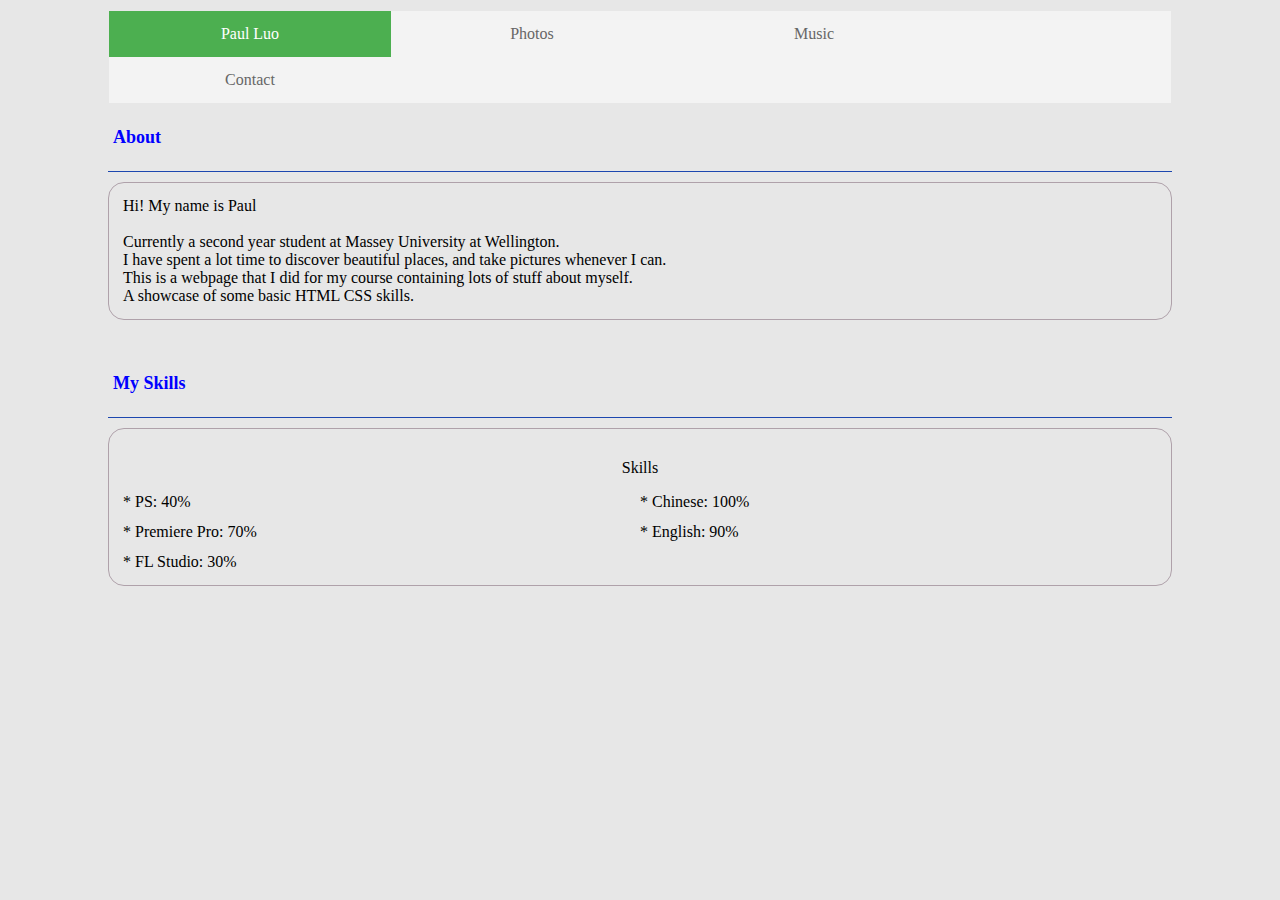
<file: Assignment 1/index.html>
<!DOCTYPE html>
<html lang="en">
<head>
    <meta charset="utf-8">
    <title>Welcome to the Home Page of Paul Luo! </title>
    <link href="css/styles.css" rel="stylesheet">
</head>
<body>
<div class="bg">


    <ul>
        <li><a class="active" href="index.html">Paul Luo</a></li>
        <li><a href="photos.html">Photos</a></li>
        <li><a href="music.html">Music</a></li>
        <li><a href="contact.html">Contact</a></li>
    </ul>

    <div class="pername">
        <p>
            <strong>About</strong>
        </p>
    </div>
    <div class="perinfo">
        Hi! My name is Paul <br/><br/>
        Currently a second year student at Massey University at Wellington.<br/>
        I have spent a lot time to discover beautiful places, and take pictures whenever I can. <br/>
        This is a webpage that I did for my course containing lots of stuff about myself.
        <br/>
        A showcase of some basic HTML CSS skills. <br/>
    </div>
    <div class="pername">
        <p>
            <strong>My Skills</strong>

        </p>
    </div>

    <div class="perinfo">
        <p style="text-align: center">Skills</p>
        <div class="box">
            <div class="left">* PS: 40%</div>
            <div class="right">* Chinese: 100%</div>
        </div>
        <div class="box">
            <div class="left">* Premiere Pro: 70%</div>
            <div class="right">* English: 90%</div>
        </div>
        <div class="box">
            <div class="left">* FL Studio: 30%</div>
        </div>

        <br/>

    </div>

</div>


</body>
</html>
</file>
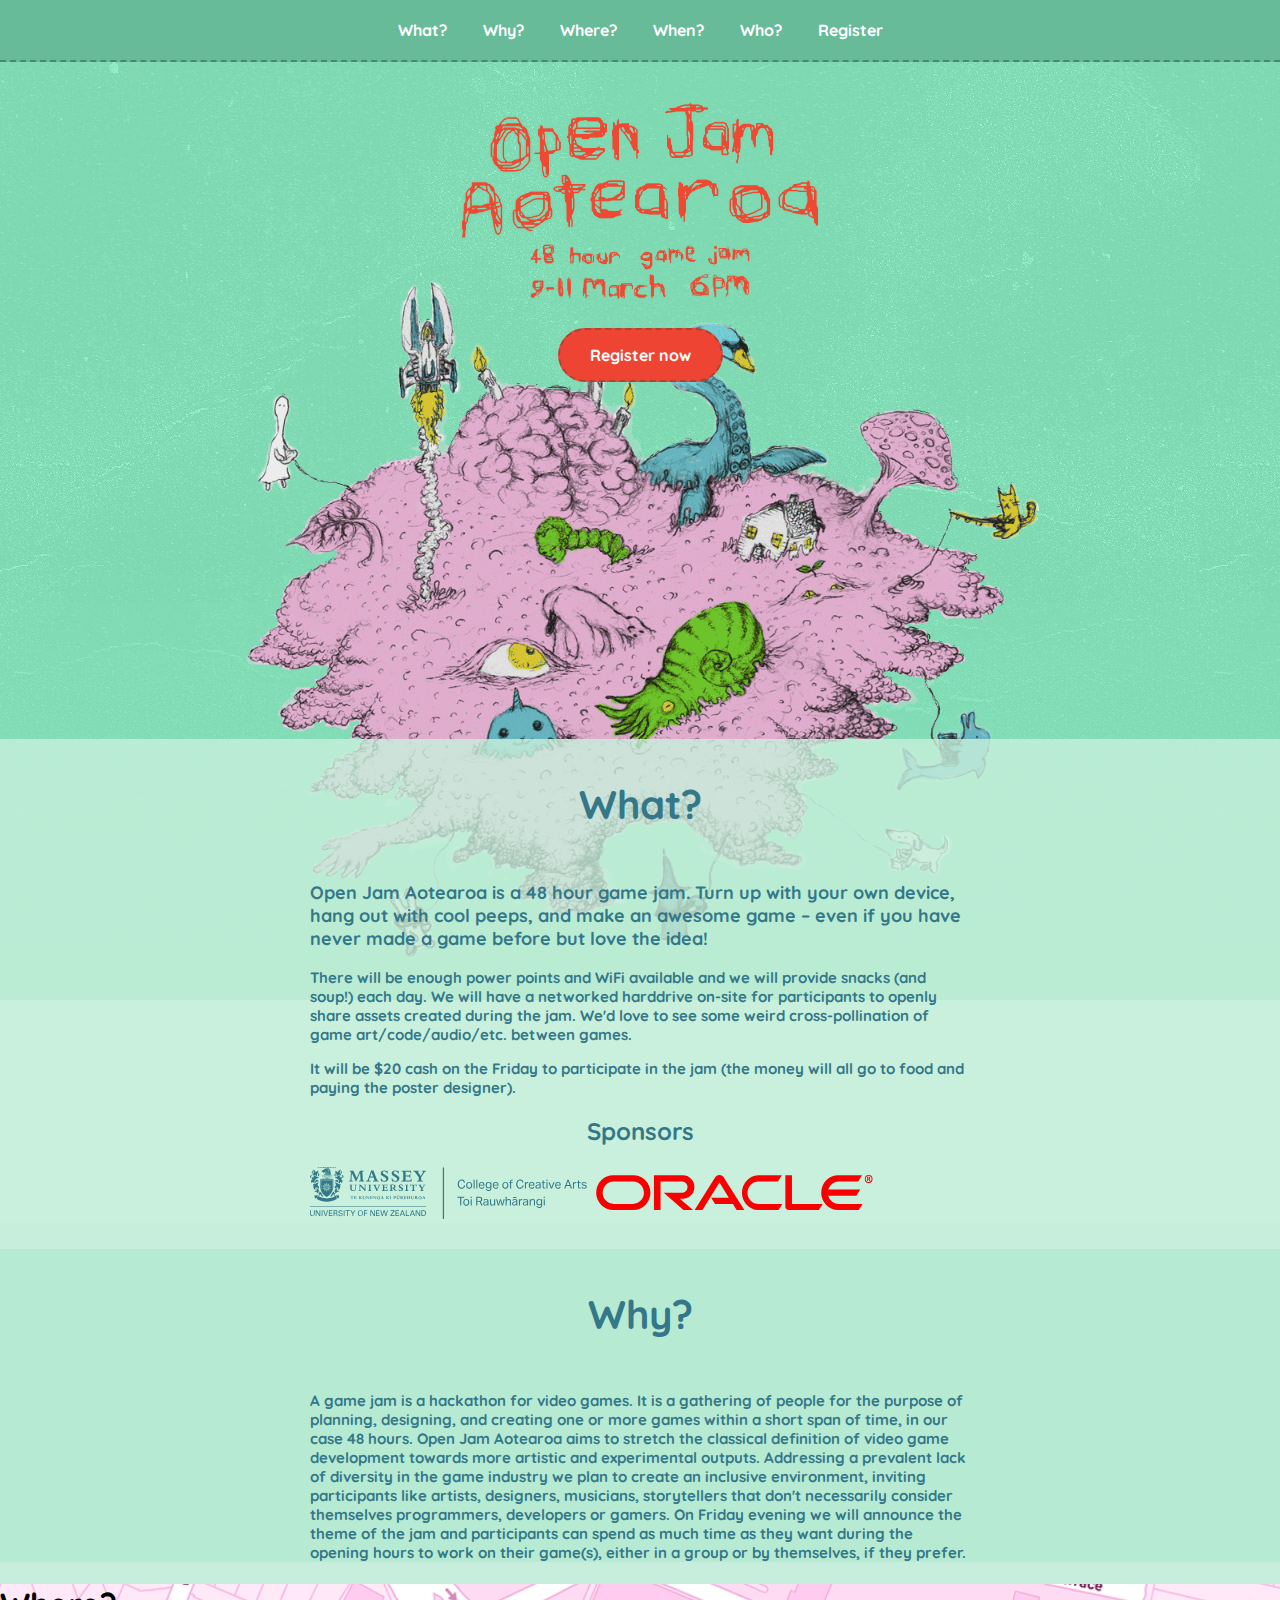
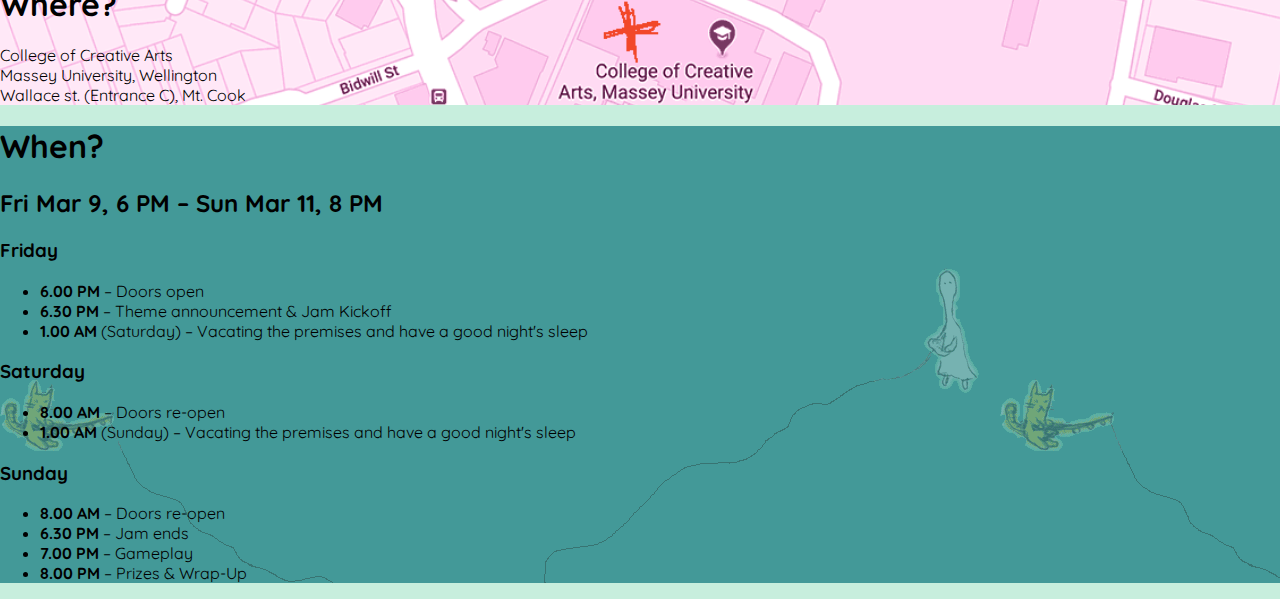
<file: openjam/index.html>
<!DOCTYPE html>

<html lang="en">

<head>
    <meta charset="utf-8">
    <title>Open Jam Aotearoa - March 9-11</title>
    <meta name="description" content="A 48 hour game jam at Massey University College of Creative Arts">
    <link rel="stylesheet" href="screen.css" />
</head>

<body>

    <div id="nav">
        What?
        Why?
        Where?
        When?
        Who?
        Register
    </div>

    <div id="header">
        <img id="logo" src="img/logo.gif" />
        <br />
        <img id="description" src="img/48_hour_game_jam.gif" />
        <br />
        <img id="date" src="img/date.gif" />
        <br />
        <div class="register_btn">Register now</div>
    </div>

    <div id="what">
        <h1>What?</h1>
        <p>
            Open Jam Aotearoa is a 48 hour game jam. Turn up with your own device, hang out with cool peeps, and make an awesome game &ndash; even if you have never made a game before but love the idea!
        </p>
        <p>
            There will be enough power points and WiFi available and we will provide snacks (and soup!) each day. We will have a networked harddrive on-site for participants to openly share assets created during the jam. We'd love to see some weird cross-pollination of game art/code/audio/etc. between games.
        </p>
        <p>
            It will be $20 cash on the Friday to participate in the jam (the money will all go to food and paying the poster designer).
        </p>
        <h2>Sponsors</h2>
        <p id="sponsor_logos">
            <img src="img/massey.svg" />
            <img src="img/oracle.svg" />
        </p>
    </div>
    
    <div id="why">
        <h1>Why?</h1>
        <p>
            A game jam is a hackathon for video games. It is a gathering of people for the purpose of planning, designing, and creating one or more games within a short span of time, in our case 48 hours. Open Jam Aotearoa aims to stretch the classical definition of video game development towards more artistic and experimental outputs. Addressing a prevalent lack of diversity in the game industry we plan to create an inclusive environment, inviting participants like artists, designers, musicians, storytellers that don't necessarily consider themselves programmers, developers or gamers. On Friday evening we will announce the theme of the jam and participants can spend as much time as they want during the opening hours to work on their game(s), either in a group or by themselves, if they prefer.
        </p>
    </div>

    <div id="where">
        <h1>Where?</h1>
        <p>
            College of Creative Arts<br />
            Massey University, Wellington<br />
            Wallace st. (Entrance C), Mt. Cook<br />
        </p>

    </div>

    <div id="when">
        <h1>When?</h1>
        <h2>Fri Mar 9, 6 PM &ndash; Sun Mar 11, 8 PM</h2>

        <h3>Friday</h3>
        <ul>
            <li><b>6.00 PM</b> &ndash; Doors open</li>
            <li><b>6.30 PM</b> &ndash; Theme announcement &amp; Jam Kickoff</li>
            <li><b>1.00 AM</b> (Saturday) &ndash; Vacating the premises and have a good night's sleep</li>
        </ul>

        <h3>Saturday</h3>
        <ul>
            <li><b>8.00 AM</b> &ndash; Doors re-open</li>
            <li><b>1.00 AM</b> (Sunday) &ndash; Vacating the premises and have a good night's sleep</li>
        </ul>

        <h3>Sunday</h3>
        <ul>
            <li><b>8.00 AM</b> &ndash; Doors re-open</li>
            <li><b>6.30 PM</b> &ndash; Jam ends</li>
            <li><b>7.00 PM</b> &ndash; Gameplay</li>
            <li><b>8.00 PM</b> &ndash; Prizes &amp; Wrap-Up</li>
        </ul>
    </div>
<!--
    <div id="who">
        <h1>Who?</h1>
        <p>
            Open Jam Aotearoa aims to be an open event for participants from all backgrounds and skill levels who are keen to spend a weekend together with like-minded creative people to develop games. We are especially inviting people who do not consider themselves traditional game developers and who can bring new perspectives, stories and skills to the jam.
        </p>
        <p>
            Participants do not need to be part of a team to be involved, they can attend and contribute their skills to any other project at the jam freely.
        </p>
    </div>

    <div id="footer">
        <img src="img/icon-twitter.svg" />
        <img src="img/icon-facebook.svg" />
        <img src="img/icon-itch.svg" />
    </div>

</body>

</html>
</file>
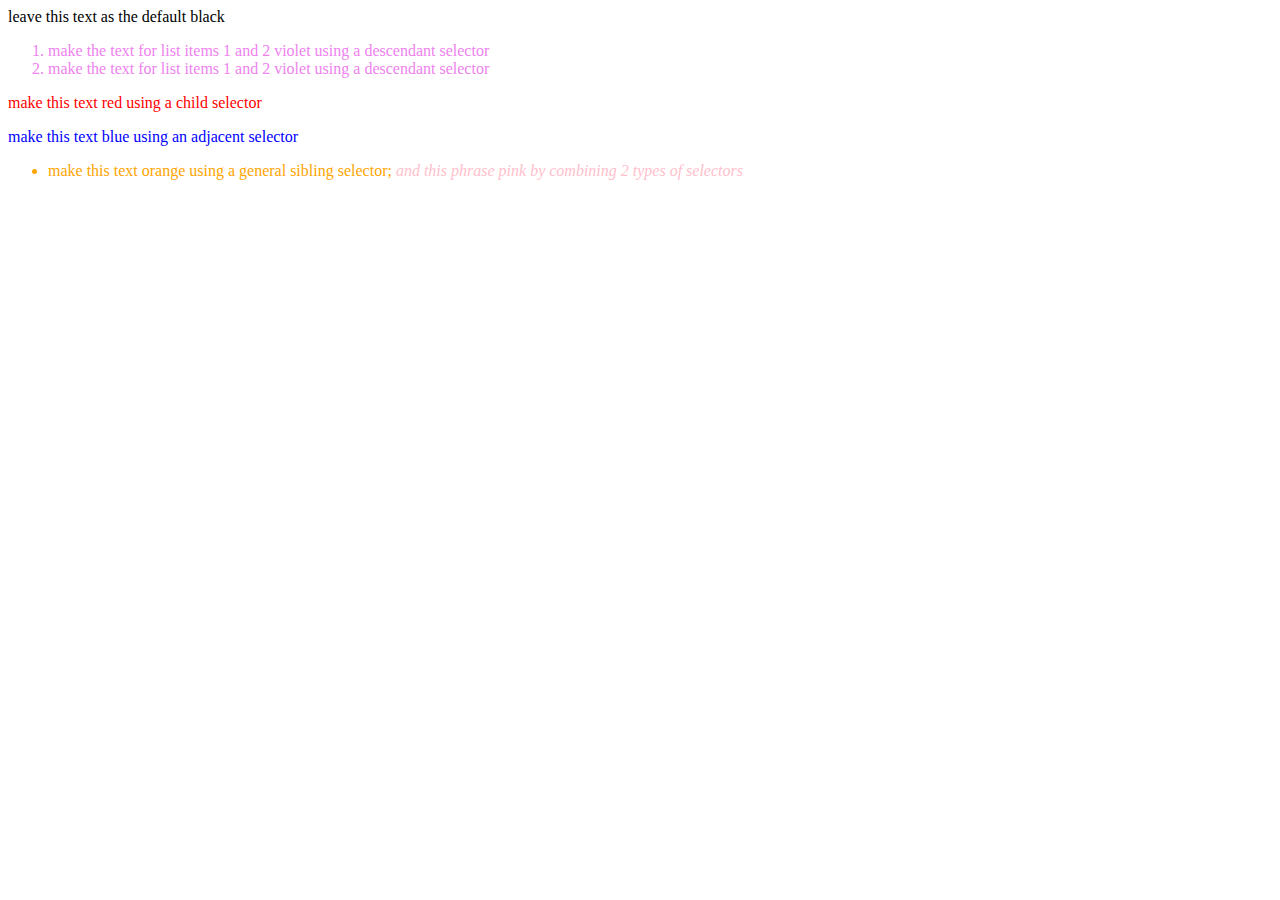
<file: css_combinators_challenge.html>
<!DOCTYPE html>
<html lang="en">
    
<head>
    <title>CSS Combinators Exercise</title>
    <meta charset="utf-8" />
    <meta name="description" content="CSS combinators challenge." />
    <style>
        
        /* https://developer.mozilla.org/Learn/CSS/Introduction_to_CSS/Combinators_and_multiple_selectors#Combinators_and_selector_lists */
        /* WRITE YOUR CSS HERE */
        .oranges {
            color:violet
        }
        p > span {
            color:red;
        }
        p + p {
            color:blue;
        }
        p ~ ul {
            color:orange;
        }
        li > em{
            color:pink;
        }
    </style>
</head>
    
<body>
    <div>
        leave this text as the default black
        <ol class="oranges">
            <li>make the text for list items 1 and 2 violet using a descendant selector</li>
            <li>make the text for list items 1 and 2 violet using a descendant selector</li>
        </ol>
        <p>
            <span>make this text red using a child selector</span>
        </p>
        <p>
            make this text blue using an adjacent selector
        </p>
        <ul>
            <li>make this text orange using a general sibling selector; <em>and this phrase pink by combining 2 types of selectors</em></li>
        </ul>
    </div>
</body>

</html>
</file>
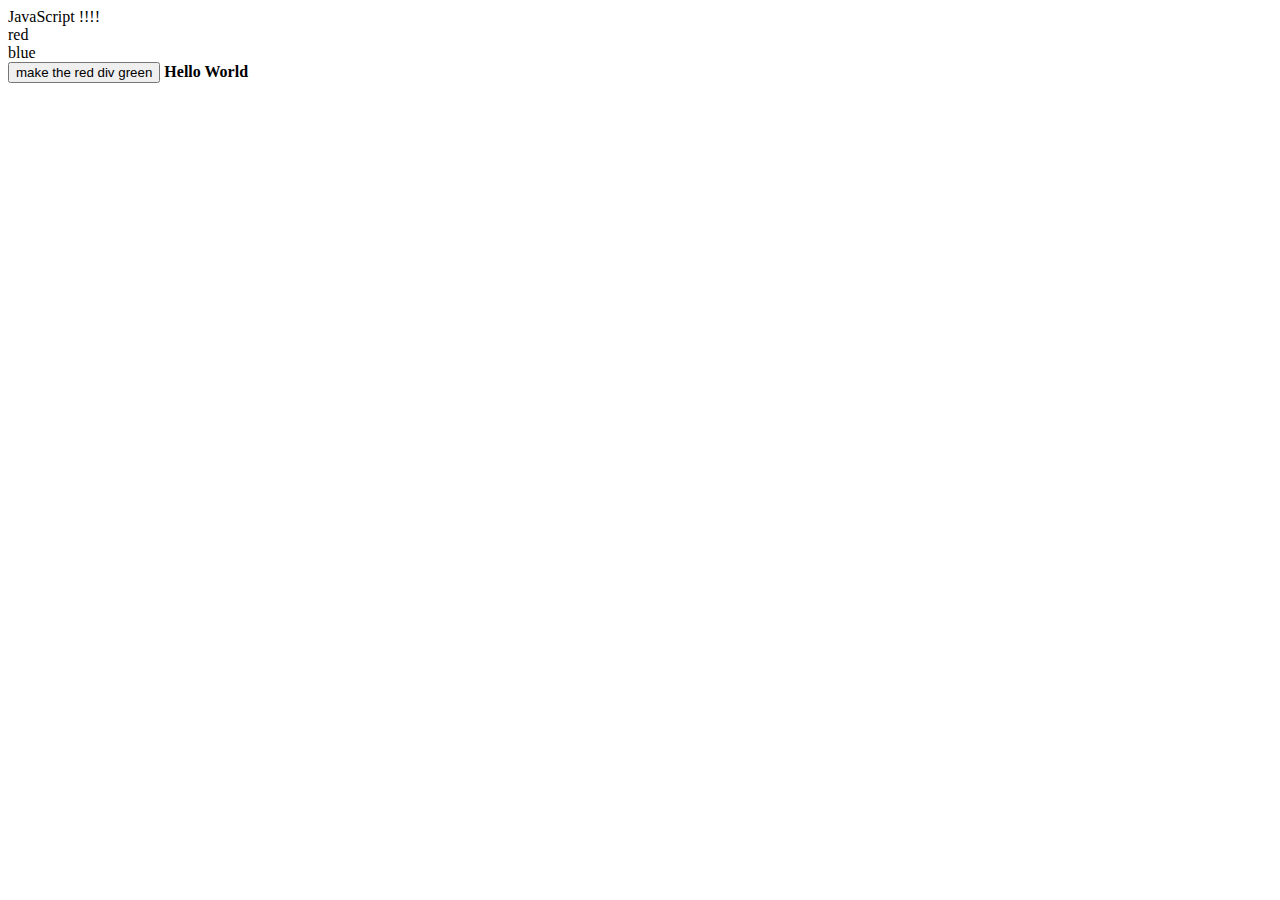
<file: Javascriptintro.html>
<!DOCTYPE html>

<html>

    <head>
        <title> JavaScript Intro </title>
        
        <style>
            #red (
                background-color: red;
            )
        </style>
    </head>
    
    <body>
        JavaScript !!!!
        
        <div id="red">
            red
        </div>
        
        <div id ="blue">
            blue
        </div>
        <button id="btn"> make the red div green</button>
        
        <script>
            //var reddiv = document.getElementById('red');
            //reddiv.style.backgroundColor = 'green'
            
            document.getElementById('btn').addEventListener( 'click', function(){var reddiv = document.getElementById('red');
            reddiv.style.backgroundColor = 'green'});
            
            //console.log('hello world!');
            document.write('<b>Hello World</b>');
            
            var x = 2
            console.log(x + 2);
            
            var firstname = "John";
            var lastname = "Smith";
            
            console.log(firstname + lastname);
            
            console.log((1 + 2) * 3);
        </script>
   
    </body>
    
</html>
</file>
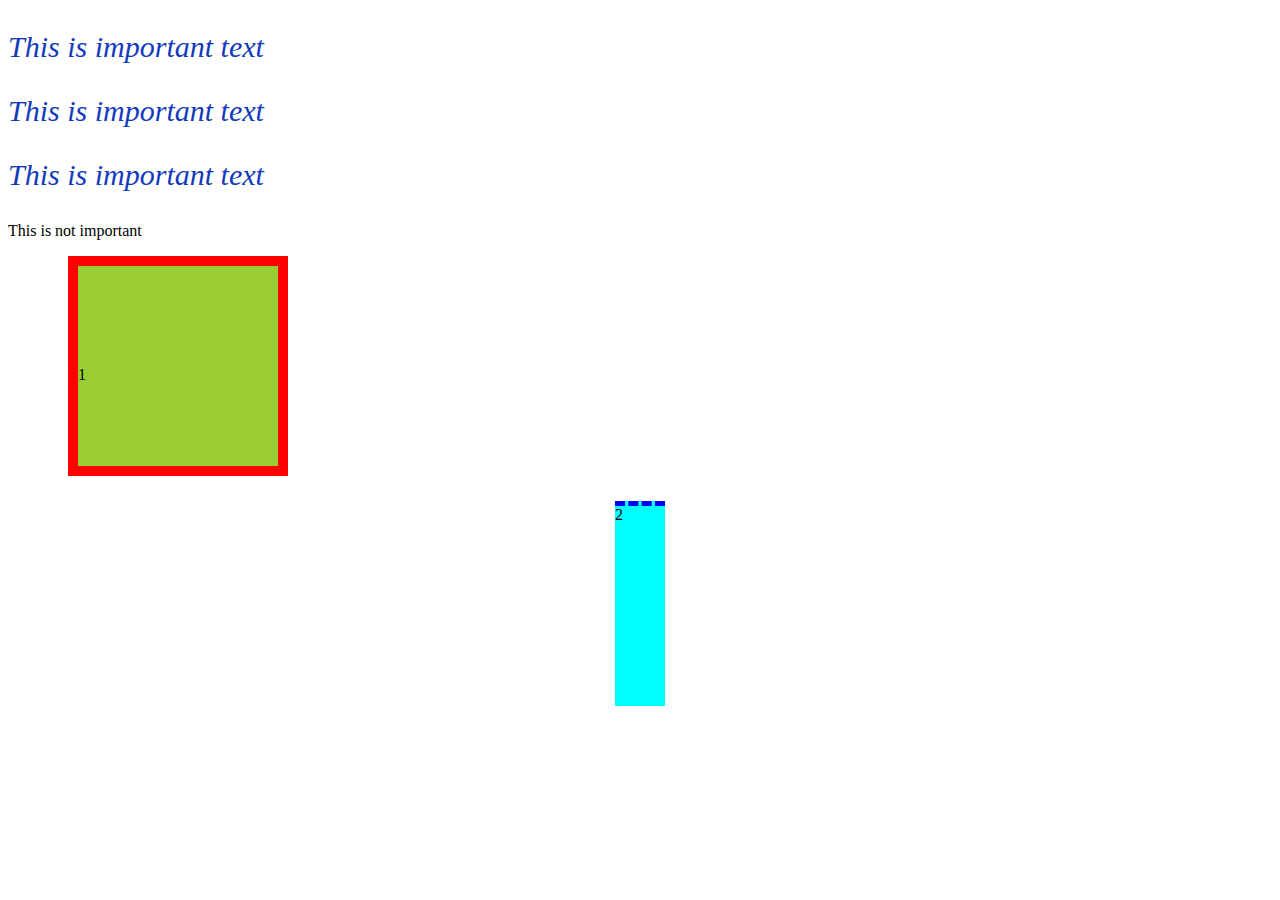
<file: Styles.html>
<!DOCTYPE html>

<html>
    <head>
        <title> Styles </title>
        <link rel="stylesheet" href="styles.css" />
    </head>
    
    <body>
        
        <p class="important"> This is important text </p>
        <p class="important"> This is important text </p>
        <p class="important"> This is important text </p>
        
        <p> This is not important</p>
        
        <div id="box1"> 1 </div>
        <div id="box2"> 2 </div>
    </body>
    
</html>
</file>
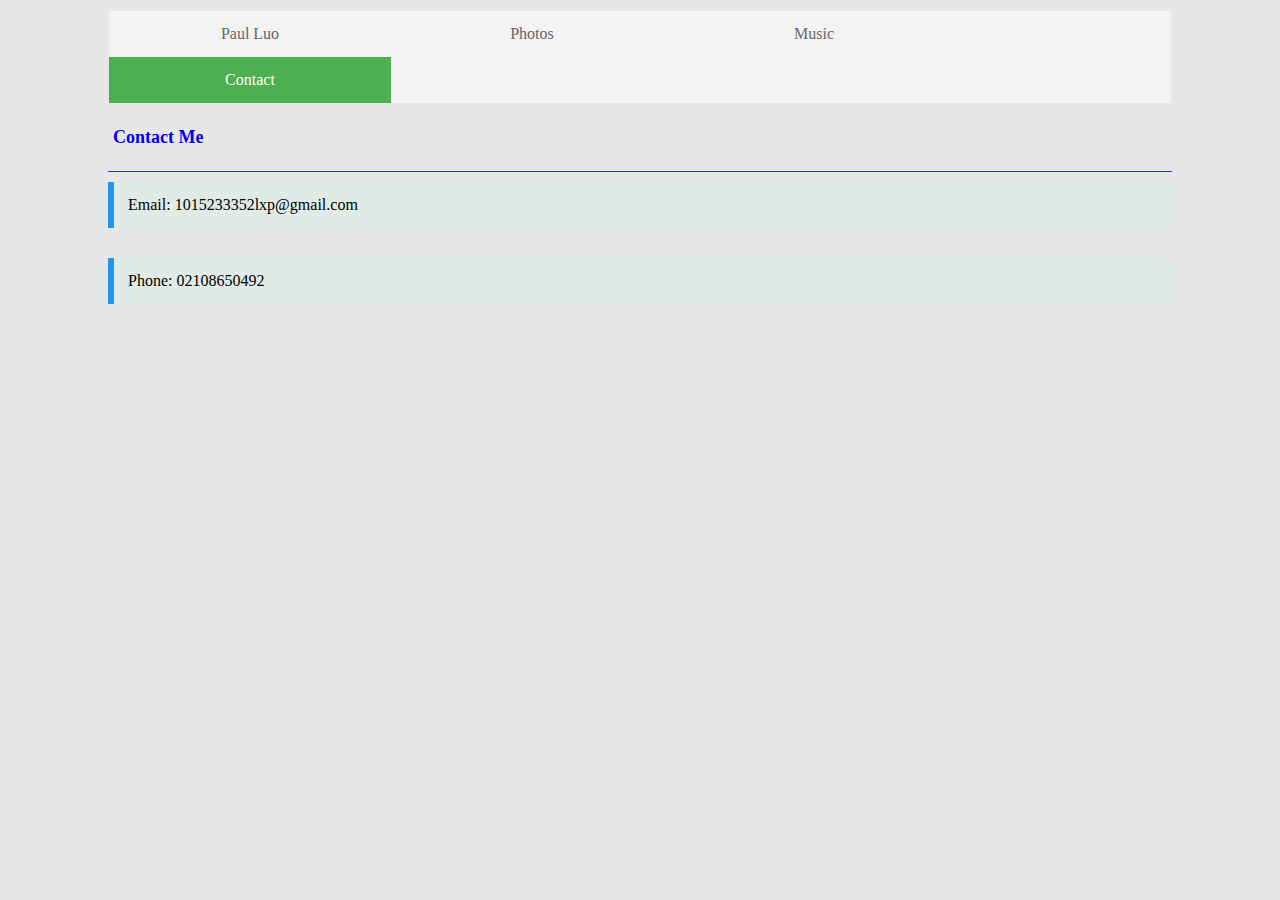
<file: Assignment 1/contact.html>
<!DOCTYPE html>
<html lang="en">
<head>
    <meta charset="utf-8">
    <title>Welcome to Home Page of Paul Luo!</title>
    <link href="css/styles.css" rel="stylesheet">
</head>
<body>
<div class="bg">


    <ul>
        <li><a href="index.html">Paul Luo</a></li>
        <li><a href="photos.html">Photos</a></li>
        <li><a href="music.html">Music</a></li>
        <li><a class="active" href="contact.html">Contact</a></li>
        </ul>


    <div class="pername">
        <p>
            <strong>Contact Me</strong>

        </p>
    </div>

    <div class="persite">
       Email: 1015233352lxp@gmail.com<br/>

    </div>
    <div class="persite">

       Phone: 02108650492<br/>
    </div>

</div>


</body>
</html>
</file>
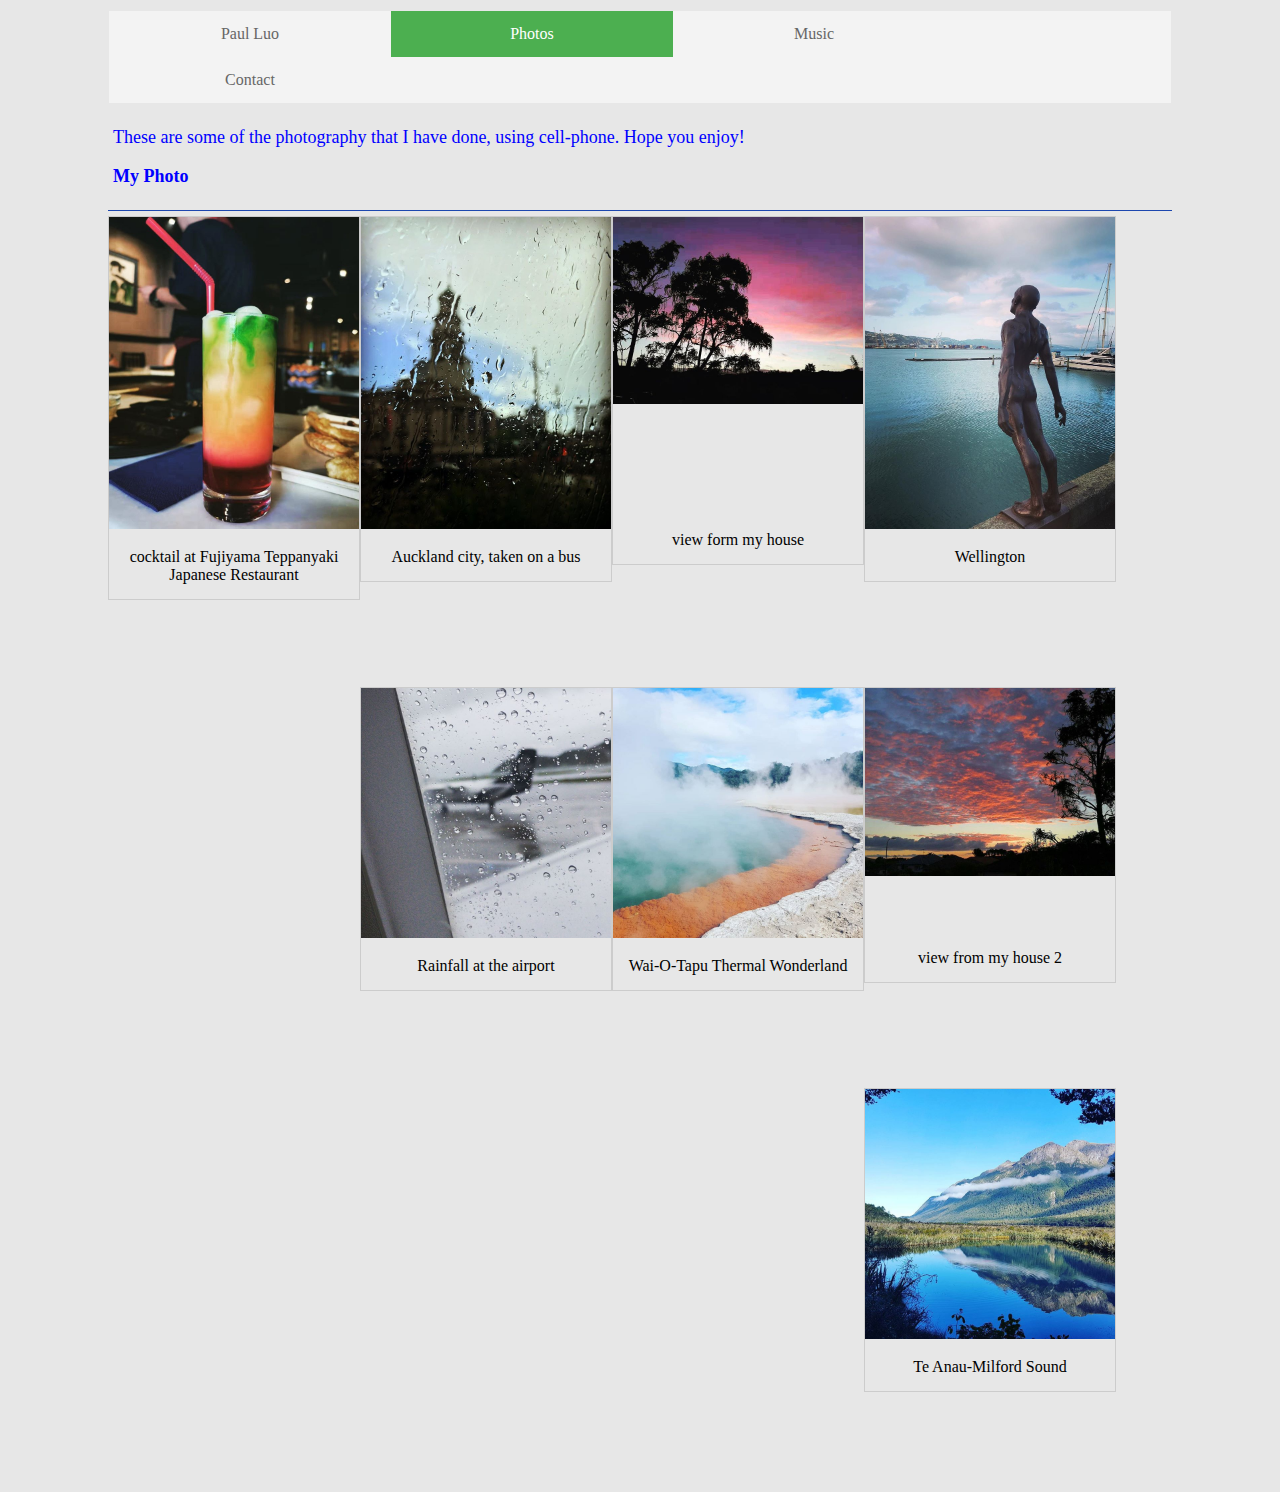
<file: Assignment 1/photos.html>
<!DOCTYPE html>
<html lang="en">
<head>
    <meta charset="utf-8">
    <title>Welcome to Home Page of Paul Luo!</title>
    <link href="css/styles.css" rel="stylesheet">
</head>
<body>
<div class="bg">


    <ul>

        <li><a href="index.html">Paul Luo</a></li>
        <li><a class="active" href="photos.html">Photos</a></li>
        <li><a href="music.html">Music</a></li>
        <li><a href="contact.html">Contact</a></li>
    </ul>





    <div class="pername">
        <p>These are some of the photography that I have done, using
        cell-phone. Hope you enjoy!
        </p>
        <p>
            <strong>My Photo</strong>
        </p>
    </div>

    <div class="perlife">
        <div class="img">
            <a target="_blank" href="images/1.jpg">
                <img src="images/1.jpg" alt="Cartoon" width="300" height="200">
            </a>
            <div class="desc">cocktail at Fujiyama Teppanyaki Japanese Restaurant</div>
        </div>
        <div class="img">
            <a target="_blank" href="images/2.jpg">
                <img src="images/2.jpg" alt="Travel" width="300" height="200">
            </a>
            <div class="desc">Auckland city, taken on a bus</div>
        </div>
        <div class="img">
            <a target="_blank" href="images/3.jpg">
                <img src="images/3.jpg" alt="photography" width="300" height="200">
            </a>
            <div class="desc"><br/><br/><br/><br/><br/><br/>view form my house</div>
        </div>
        <div class="img">
            <a target="_blank" href="images/4.jpg">
                <img src="images/4.jpg" alt="photography" width="300" height="200">
            </a>
            <div class="desc">Wellington</div>
        </div>
        <div class="img">
            <a target="_blank" href="images/5.jpg">
                <img src="images/5.jpg" alt="photography" width="300" height="200">
            </a>
            <div class="desc">Rainfall at the airport</div>
        </div>
        <div class="img">
            <a target="_blank" href="images/6.jpg">
                <img src="images/6.jpg" alt="photography" width="300" height="200">
            </a>
            <div class="desc">Wai-O-Tapu Thermal Wonderland</div>
        </div>
        <div class="img">
            <a target="_blank" href="images/7.jpg">
                <img src="images/7.jpg" alt="photography" width="300" height="200">
            </a>
            <div class="desc"><br/><br/><br/>


                view from my house 2</div>
        </div>
        <div class="img">
            <a target="_blank" href="images/8.jpg">
                <img src="images/8.jpg" alt="photography" width="300" height="200">
            </a>
            <div class="desc">Te Anau-Milford Sound</div>
        </div>

    </div>


</div>
<br/> <br/>

</body>
</html>
</file>
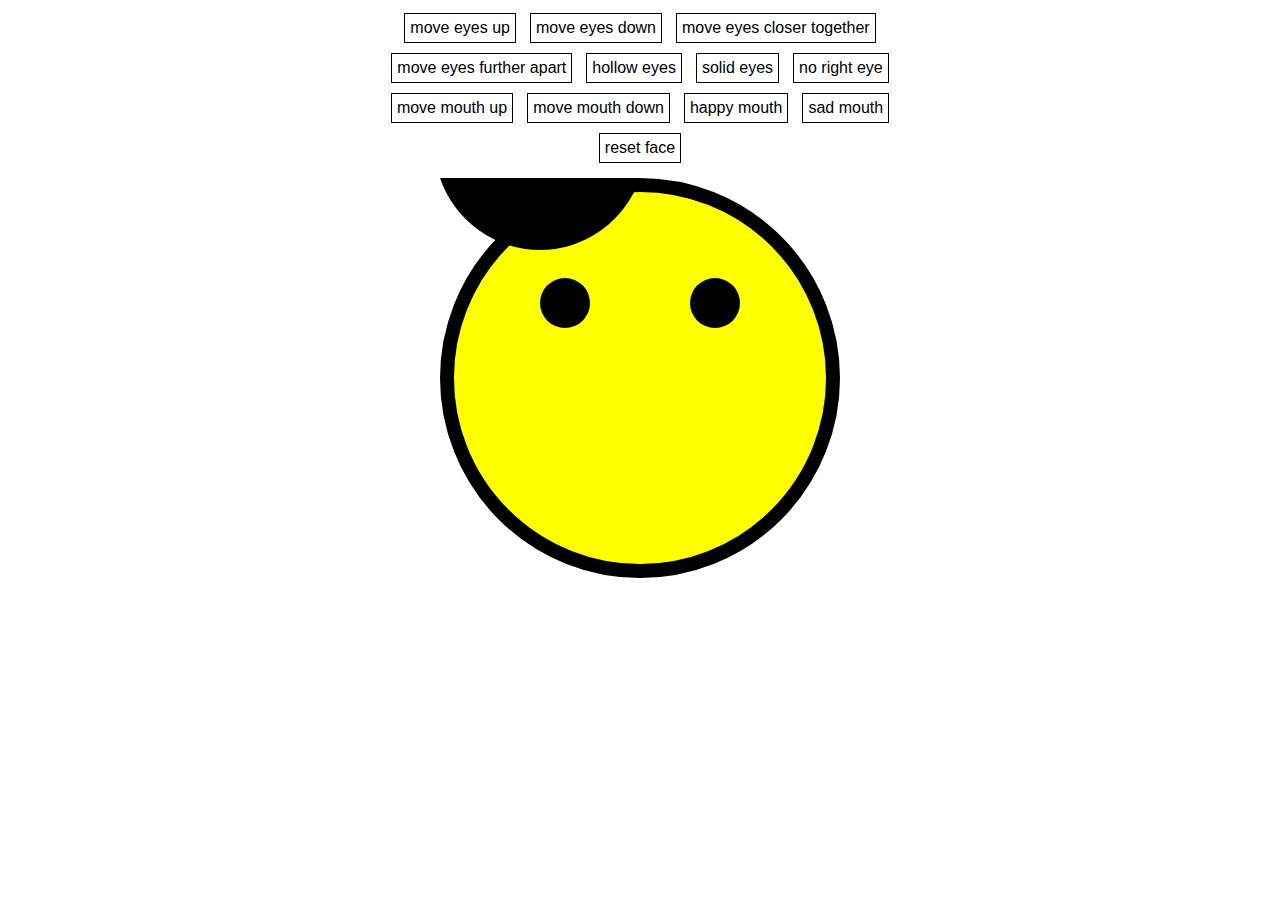
<file: identikit/identikit.html>
<!DOCTYPE html>

<html>
<head>
    <meta charset="UTF-8" />
    <title>Identikit</title>

    <style>
        #controls {
            text-align: center;
            width: 600px;
            margin: auto;
            margin-bottom: 10px;
        }

        #controls a {
            font-family: sans-serif;
            border: 1px solid black;
            display: inline-block;
            cursor: pointer;
            padding: 5px;
            margin: 5px;
        }

        #controls a:hover {
            background-color: yellow;
        }

        #face {
            width: 400px;
            height: 400px;
            margin: auto;
            background-image: url(face.svg);
            background-size: contain;
            position: relative;
        }

        #eye_left, #eye_right {
            position: absolute;
            width: 50px;
        }

        #mouth {
            position: absolute;
            width: 200px;
        }
    </style>
</head>

<body>

    <div id="controls">
        <a id="eyes_up_btn">move eyes up</a>
        <a>move eyes down</a>
        <a>move eyes closer together</a>
        <a>move eyes further apart</a>
        <a>hollow eyes</a>
        <a>solid eyes</a>
        <a>no right eye</a>
        <a>move mouth up</a>
        <a>move mouth down</a>
        <a>happy mouth</a>
        <a>sad mouth</a>
        <a>reset face</a>
    </div>

    <div id="face">
        <img id="eye_left" src="eye_solid.svg" />
        <img id="eye_right" src="eye_solid.svg" />
        <img id="mouth" src="mouth_happy.svg" />
    </div>

    <script>
        // coordinate variables
        var eye_left_x = 100;
        var eye_left_y = 100;
        var eye_right_x = 250;
        var eye_right_y = 100;

        // set initial positions
        document.getElementById('eye_left').style.left = eye_left_x + 'px';
        document.getElementById('eye_left').style.top = eye_left_y + 'px';
        document.getElementById('eye_right').style.left = eye_right_x + 'px';
        document.getElementById('eye_right').style.top = eye_right_y + 'px';

        // move eyes up event listener
        document.getElementById('eyes_up_btn').addEventListener('click', function() {
            eye_left_y -= 10;
            document.getElementById('eye_left').style.top = eye_left_y + 'px';
            eye_right_y -= 10;
            document.getElementById('eye_right').style.top = eye_right_y + 'px';
        });
    </script>

</body>
</html>
</file>
<file: Assignment 1/css/styles.css>
ul {
    list-style-type: none;
    margin: 0;
    padding: 0;
    overflow: hidden;
    border: 1px solid #e7e7e7;
    background-color: #f3f3f3;
}

li {
    float: left;
}

li a {
    display: block;
    color: #666;
    text-align: center;
    padding: 14px 16px;
    width: 250px;
    text-decoration: none;
}

li a:hover:not(.active) {
    background-color: #ddd;
}

li a.active {
    color: white;
    background-color: #4CAF50;
}


li img {
    display: block;
    color: #666;
    text-align: center;
    text-decoration: none;
}
.bg {
    margin-top: 10px;
    /*margin-bottom: 100px;*/
    margin-right: 100px;
    margin-left: 100px;
    /*background-color: #e7e7e7;*/
}

body {
    background-color: #e7e7e7;
    font-family: "Times New Roman", Times, serif;
}
.pername{
    border-bottom: 1px solid ;
    padding: 5px;
    border-color: #1d47af;
    color: #0000FF;
    font-size: 18px;

}

.perinfo{
    margin-top: 10px;
    border: 1px solid #afa1aa;
    padding: 14px;
    border-radius: 16px;
    margin-bottom: 30px;
}
.persite{
    margin-bottom: 30px;
    margin-top: 10px;
    background-color: rgba(198, 255, 227, 0.17);
    padding: 14px;
    border-left: 6px solid #ccc ;
    border-color: #2196F3 ;
}
.persite a:link {
    color: #000000;
}

.persite a:visited {
    color: #00FF00;
}

.persite a:hover {
    color: #FF00FF;
}

.persite a:active {
    color: #0000FF;
}

.perlife {

}

div.img {
    margin-top: 5px;
    border: 1px solid #ccc;
    float: left;
    width: 250px;
    margin-bottom: 100px;
}

div.img:hover {
    border: 1px solid #777;
}

div.img img {
    width: 100%;
    height: 100%;
}

div.desc {
    padding: 15px;
    text-align: center;
}

.left, .right {
    height: 30px;
}

.left {
    float: left;
    width: 50%;
    /*background: #f90;*/
}

.right {
    /*background: #369;*/
    overflow: hidden;
}
</file>
<file: openjam/screen.css>
@import url('https://fonts.googleapis.com/css?family=Quicksand:400,700');

body {
    background-color: #c7eedd;
    background-image: url(img/illustration.gif),url(img/texture.jpg);
    background-position: center 280px, left top;
    background-repeat: no-repeat, repeat-x;
    background-size: 800px, auto;
    margin: 0 0 0 0;
    font-family: 'Quicksand'
}

#nav {
    background-color: #67bb99;
    border-bottom: 2px dashed #487;
    color: white;
    font-weight: bold;
    text-align: center;
    word-spacing: 2em;
    padding-top: 20px;
    padding-bottom: 20px;
}

#logo {
    max-width: 360px; 
}

#header {
    text-align: center;
    margin-top: 40px;
}

#description, #date {
    max-width: 220px;
}

.register_btn {
    background-color: #E43;
    border: 2px dashed #A43;
    border-radius: 2em;
    color: #FFF;
    display: inline-block;
    font-weight: bold;
    margin-top: 25px;
    padding: 15px 30px;
    margin-bottom: 330px;
}

#what {
    background-color: rgba(200,240,220,0.8);
}

#what h1 {
    padding-top: 40px;
    padding-bottom: 25px;
    text-align: center;
    color: #347788;
    font-size: 40px;
}

#what p {
    width: 660px;
    margin-left: auto;
    margin-right: auto;
    color: #347788;
    font-weight: bold;
    font-size: 15px;
}

#what h1 + p {
    font-size: 18px;
    color: #347788;
}

#what h2{
    color: #347788;
    text-align: center;
}

#sponsor_logos img{
    width:280px;
    margin-left: auto;
    margin-right: auto;
}

#why {
    background-color: #b6ead3;
}

#why h1 {
    padding-top: 40px;
    padding-bottom: 25px;
    text-align: center;
    color: #347788;
    font-size: 40px;
}

#why p {
    font-weight: bold;
    font-size: 15px;
    color: #347788;
    margin-left: auto;
    margin-right: auto;
    width: 660px;
}

#where {
    background-image: url(img/map.gif);
    background-position: center;
    background-size: 1700px auto;
    background-repeat: no-repeat, repeat-x;
}

#when {
    background-image: url(img/wires.png);
    background-color: #439998;
}
</file>
<file: styles.css>
.important {
                font-size: 30px;
                color: #123ABC;
                font-style: italic;
            }

#box1 {
    background-color: yellowgreen;
    border: 10px solid red;
    height: 100px;
    width: 200px;
    margin-left: 60px;
    padding-top: 100px;
}

#box2 {
    background-color: aqua;
    margin-left: 100px;
    border-top: 5px dashed blue;
    height: 200px;
    width: 50px;
    margin-top: 25px;
    margin-left: auto;
    margin-right: auto;
}
</file>
